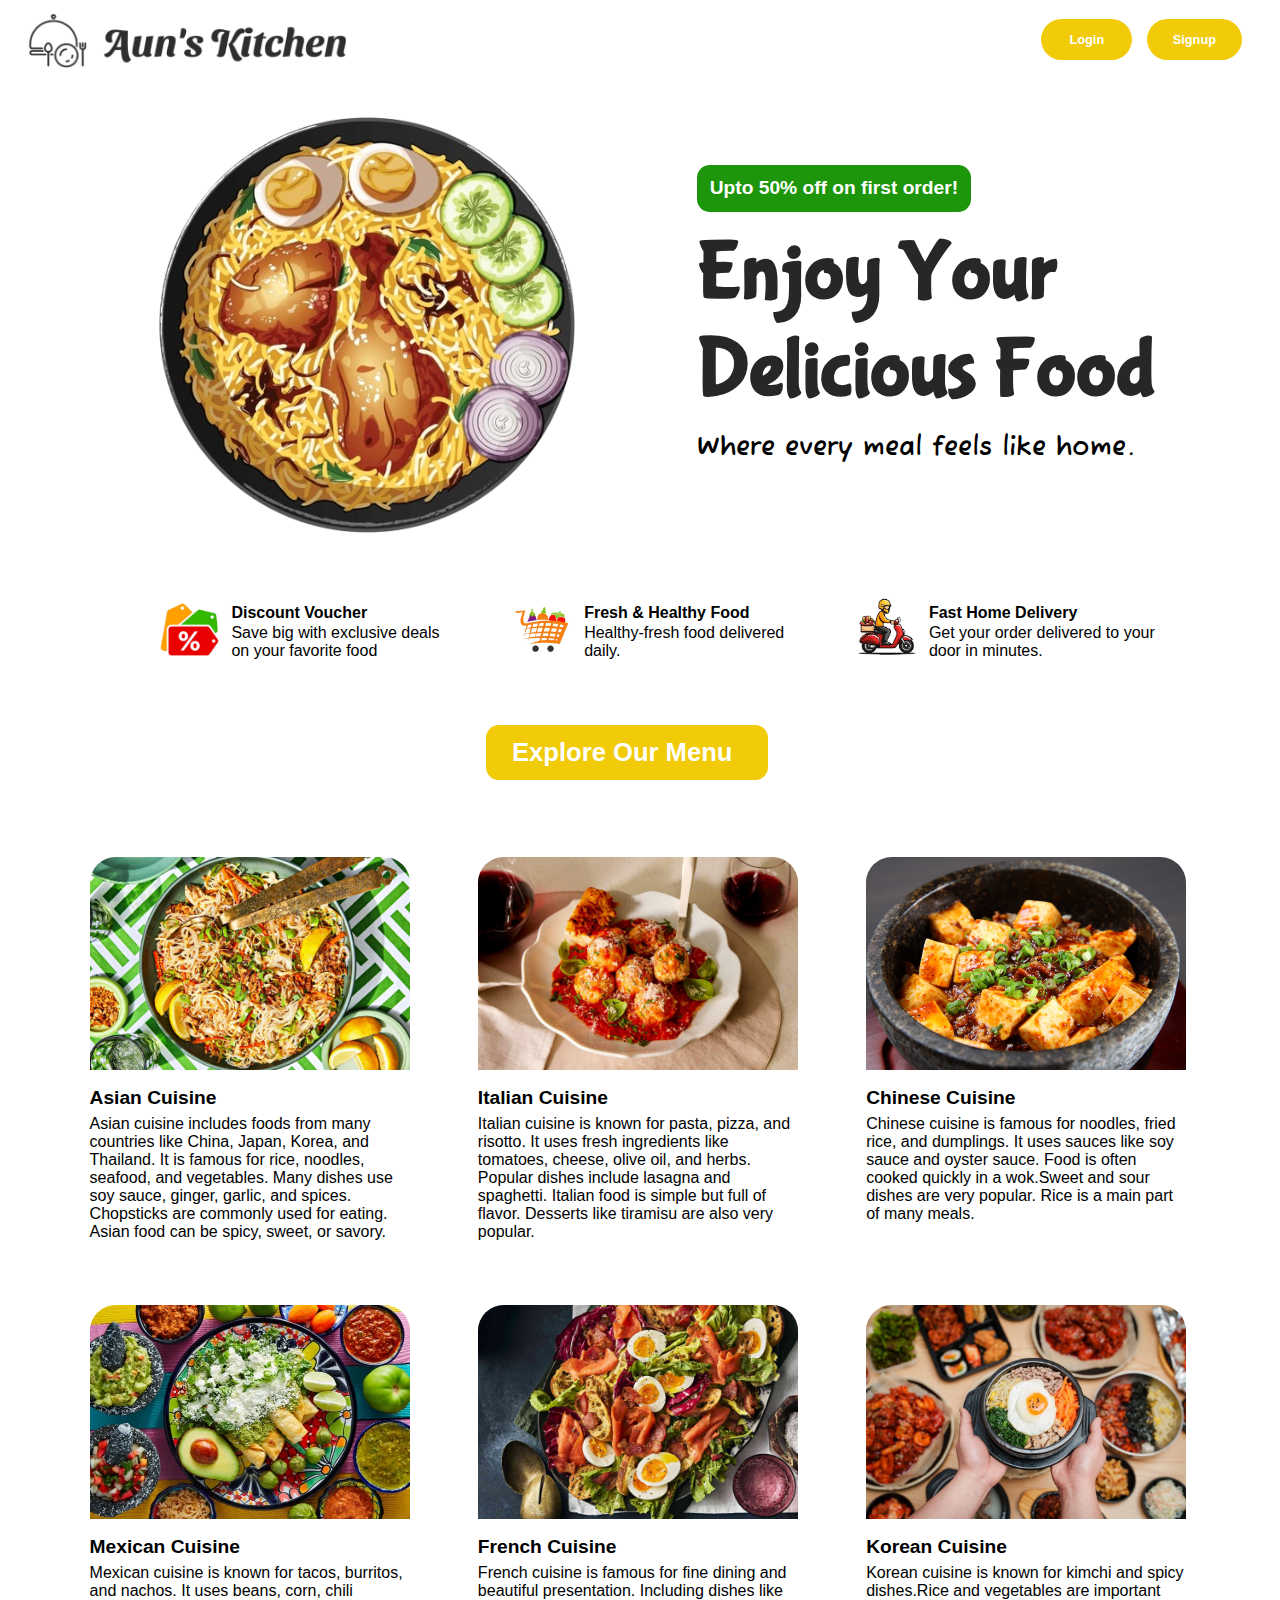
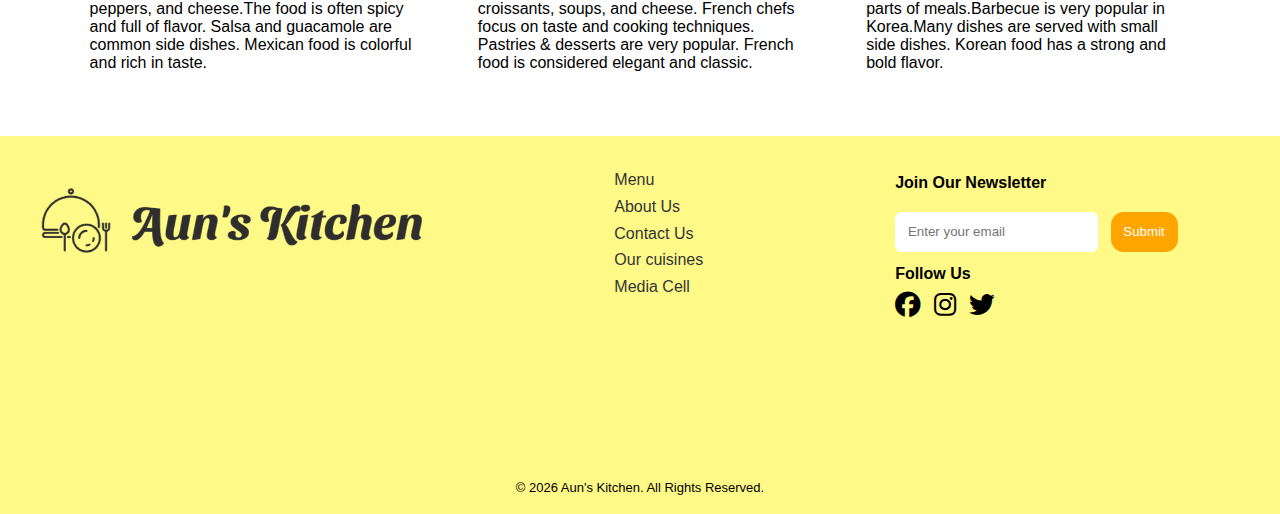
<file: index.html>
<!-- Boiler code -->
 <!DOCTYPE html>
 <html lang="en">
 <head>
    <meta charset="UTF-8">
    <meta name="viewport" content="width=device-width, initial-scale=1.0">
    <title>Aun's Kitchen</title>
    <link rel="stylesheet" href="https://cdnjs.cloudflare.com/ajax/libs/font-awesome/6.5.0/css/all.min.css">
    <link rel="stylesheet" href="/styles.css">
    <link rel="stylesheet" href="responsiveness.css">
    <link rel="icon" type="image/x-icon" href="/Logos/logo-favicon.png">
    <link rel="preconnect" href="https://fonts.googleapis.com">
    <link rel="preconnect" href="https://fonts.gstatic.com" crossorigin>
    <link href="https://fonts.googleapis.com/css2?family=Nunito:ital,wght@0,200..1000;1,200..1000&display=swap" rel="stylesheet">
    <link rel="preconnect" href="https://fonts.googleapis.com">
    <link rel="preconnect" href="https://fonts.gstatic.com" crossorigin>
    <link href="https://fonts.googleapis.com/css2?family=Bubblegum+Sans&family=Nunito:ital,wght@0,200..1000;1,200..1000&family=Stoke:wght@300;400&display=swap" rel="stylesheet">
    <link href="https://fonts.googleapis.com/css2?family=Bubblegum+Sans&family=Fuzzy+Bubbles:wght@400;700&family=Nunito:ital,wght@0,200..1000;1,200..1000&family=Stoke:wght@300;400&display=swap" rel="stylesheet">
 </head>
  <body>
  <header>
      <nav>    
           <!-- navbar -->
           <div class="navbar">
               <!-- navbar logo -->
               <div>
                   <img src="/Logos/logo.png" class="navbar-logo" alt="Aun's Kitchen Logo">
               </div>
               <!-- navbar buttons -->
               <div class="navbar-buttons">
                   <button class="login-button">Login</button>
                   <button class="signup-button">Signup</button>
               </div>
               <i class="fa-solid fa-bars" style="color: rgb(0, 0, 0);"></i>
           </div>
      </nav>    
  </header>
    <main>
        <section class="hero-section">
            <div class="hero-div">
                <div class="hero-image-div">
                    <img src="/Pictures/hero image.png" class="hero-image" alt="hero-image">
                </div>
                <div class="hero-items">
                    <div class="hero-item1">Upto 50% off on first order!</div>
                    <div class="hero-item2">Enjoy Your <br>Delicious Food</div>
                    <div class="hero-item3">Where every meal feels like home.</div>
                </div>
            </div>
        </section>

        <section class="widgets">
            <div class="widgets-div">
                 <div class="widget1">
                    <div><img src="/Logos/voucher.png" class="voucher-logo" style="width: 6vw; margin-right: 0.3vw; margin-left: 2vw;" alt="voucher logo"></div>
                    <div class="widget1-div">
                        <div style="margin-top: 1vw; margin-bottom: 0.2vw;"><b>Discount Voucher</b></div>
                        <div>Save big with exclusive deals <br> on your favorite food</div>
                    </div>
                 </div>
                 <div class="widget2">
                    <div><img src="/Logos/grocery.png" class="grocery-logo" style="width: 6vw;margin-left: 4vw;margin-bottom: 0.2vw; margin-right: 0.3vw;" alt="grocery logo"></div>
                    <div class="widget2-div">
                        <div style="margin-top: 1vw; margin-bottom: 0.2vw"><b>Fresh & Healthy Food</b></div>
                        <div>Healthy-fresh food delivered <br> daily.</div>
                    </div>
                 </div>
                 <div class="widget3">
                    <div><img src="/Logos/rider.png" class="rider-logo" style="width: 6vw;margin-right: 0.3vw;margin-left: 4vw;margin-bottom: 0.2vw;" alt="delivery rider logo"></div>
                    <div class="widget3-div">
                        <div style="margin-top: 1vw; margin-bottom: 0.2vw"><b>Fast Home Delivery</b></div>
                        <div>Get your order delivered to your <br> door in minutes.</div>
                    </div>
                 </div>
                 
            </div>

        </section>

        <section class="menu">
            <div class="menu-div">Explore Our Menu</div>
            <div class="menu-grid">
                <div class="asian">
                    <div class="asian-image">
                        <img src="/cuisines/asian.jpg" style="width: 25vw; background-position: center; background-size: cover; border-top-left-radius: 2vw; border-top-right-radius: 2vw;" alt="Asian cuisine image">
                    </div>
                    <div style="font-size: 1.5vw; font-weight: bold; margin: 1vw 0vw 0.5vw 0vw;">Asian Cuisine</div>
                    <div>Asian cuisine includes foods from many countries like China, Japan, Korea, and Thailand.
                    It is famous for rice, noodles, seafood, and vegetables. Many dishes use soy sauce, ginger, garlic, and spices. Chopsticks are commonly used for eating.
                    Asian food can be spicy, sweet, or savory.</div>
                </div>
                <div class="italian">
                    <div class="italian-image">
                        <img src="/cuisines/italian.jpg" style="width: 25vw; background-position: center; background-size: cover; border-top-left-radius: 2vw; border-top-right-radius: 2vw;" alt="Italian cuisine image">
                    </div>
                    <div style="font-size: 1.5vw; font-weight: bold; margin: 1vw 0vw 0.5vw 0vw;">Italian Cuisine</div>
                    <div>Italian cuisine is known for pasta, pizza, and risotto. It uses fresh ingredients like tomatoes, cheese, olive oil, and herbs. Popular dishes include lasagna and spaghetti. Italian food is simple but full of flavor. Desserts like tiramisu are also very popular.</div>
                </div>
                <div class="chinese">
                    <div class="chinese-image">
                        <img src="/cuisines/chinese.jpeg" style="width: 25vw; background-position: center; background-size: cover; border-top-left-radius: 2vw; border-top-right-radius: 2vw;" alt="Chinese cuisine image">
                    </div>
                    <div style="font-size: 1.5vw; font-weight: bold; margin: 1vw 0vw 0.5vw 0vw;">Chinese Cuisine</div>
                    <div>Chinese cuisine is famous for noodles, fried rice, and dumplings. It uses sauces like soy sauce and oyster sauce. Food is often cooked quickly in a wok.Sweet and sour dishes are very popular. Rice is a main part of many meals.</div>
                </div> 
                <div class="mexican">
                    <div class="mexican-image">
                        <img src="/cuisines/mexican.webp" style="width: 25vw; background-position: center; background-size: cover; border-top-left-radius: 2vw; border-top-right-radius: 2vw;" alt="Mexican cuisine image">
                    </div>
                    <div style="font-size: 1.5vw; font-weight: bold; margin: 1vw 0vw 0.5vw 0vw;">Mexican Cuisine</div>
                    <div>Mexican cuisine is known for tacos, burritos, and nachos. It uses beans, corn, chili peppers, and cheese.The food is often spicy and full of flavor. Salsa and guacamole are common side dishes. Mexican food is colorful and rich in taste.</div>
                </div>
                <div class="french">
                    <div class="french-image">
                        <img src="/cuisines/french.jpg" style="width: 25vw; background-position: center; background-size: cover; border-top-left-radius: 2vw; border-top-right-radius: 2vw;" alt="French cuisine italian-image">
                    </div>
                    <div style="font-size: 1.5vw; font-weight: bold; margin: 1vw 0vw 0.5vw 0vw;">French Cuisine</div>
                    <div>French cuisine is famous for fine dining and beautiful presentation. Including dishes like croissants, soups, and cheese. French chefs focus on taste and cooking techniques. Pastries & desserts are very popular. French food is considered elegant and classic.</div>
                </div>
                <div class="korean">
                    <div class="korean-image">
                        <img src="/cuisines/korean.jpg" style="width: 25vw; background-position: center; background-size: cover; border-top-left-radius: 2vw; border-top-right-radius: 2vw;" alt="Korean cuisine image">
                    </div>
                    <div style="font-size: 1.5vw; font-weight: bold; margin: 1vw 0vw 0.5vw 0vw;">Korean Cuisine</div>
                    <div>Korean cuisine is known for kimchi and spicy dishes.Rice and vegetables are important parts of meals.Barbecue is very popular in Korea.Many dishes are served with small side dishes. Korean food has a strong and bold flavor.</div>
                </div>
            </div>
        </section>
    </main>
    <footer>
        <section class="footer">
            <div class="footer-div">
                <div class="footer-logo">
                    <img src="/Logos/logo-bg-removed.png" class="footer-logo-image" alt="footer logo">
                </div>
                <div class="footer-list">
                    <ul>
                        <li><a href="#">Menu</a></li>
                        <li><a href="#">About Us</a></li>
                        <li><a href="#">Contact Us</a></li>
                        <li><a href="#">Our cuisines</a></li>
                        <li><a href="#">Media Cell</a></li>
                    </ul>
                </div>
                <div class="footer-input">
                    <div><b>Join Our Newsletter</b></div>
                    <div style="display: flex; flex-direction: row;        margin-top: 1.5vw;">    
                        <div><input type="text" class="footer-input-box" placeholder="Enter your email"></div>
                        <div><button class="footer-submit-button">Submit</button></div>
                    </div>
                    <div>
                        <div style="margin: 1vw 0vw 0vw 0vw;"><b>Follow Us</b></div>
                        <div>
                            <ul class="social-links">
                                <li><a href="#"><i class="fa-brands fa-facebook"></i></a></li>
                                <li><a href="#"><i class="fa-brands fa-instagram"></i></a></li>
                                <li><a href="#"><i class="fa-brands fa-twitter"></i></a></li>
                            </ul>
                        </div>
                    </div>
                </div>
            </div>
            <div class="footer-copy">© 2026 Aun's Kitchen. All Rights Reserved.</div>
        </section>
    </footer>
 </body>
 </html>
</file>
<file: styles.css>
*{
    font-family: Arial, Helvetica, sans-serif;
    margin: 0;
}
/* navbar styling */
header nav{
    position: sticky;
    top: 0;
    z-index: 1000;
    background-color: white;
}
.navbar{
    display: flex;
    justify-content: space-between;
    margin-bottom: 2vw;
}
/* navbar logo */
.navbar-logo{
    width: 25vw;
    margin: 1vw 0vw 0vw 2vw;
}
/* navbar buttons */
.navbar-buttons{
    margin: 1.5vw 3vw 0vw 0vw;
}
.fa-bars{
    display: none;
}
.login-button{
    background-color: rgb(241, 202, 8);
    color: white;
    font-size: 1vw;
    font-weight: bold;
    padding: 1vw 2.2vw 1vw 2.2vw;
    border: none;
    border-radius: 2vw;
    margin-right: 0.8vw;
    cursor: pointer;
}
.login-button:hover{
    background-color: orange;
    transform: translateY(-0.3vw);
    transition: all 0.2s ease-in;
}
.signup-button{
    background-color: rgb(241, 202, 8);
    color: white;
    font-size: 1vw;
    font-weight: bold;
    padding: 1vw 2vw 1vw 2vw;
    border: none;
    border-radius: 2vw;
    cursor: pointer;
}
.signup-button:hover{
    background-color: orange;
    transform: translateY(-0.3vw);
    transition: all 0.2s ease-in;
}
.hero-section{
    margin-bottom: 3vw;
}
/* hero section styling */
.hero-div{
    display: flex;
    justify-content: space-around;
}
/* hero image styling */

.hero-image{
    width: 35vw;
    margin-left: 7vw;
}

/* hero items styling */

.hero-items{
    padding-top: 2vw;
}
.hero-item1{
    background-color:  rgb(29, 150, 11);
    font-size: 1.5vw;
    color: white;
    font-weight: bold;
    padding: 1vw;
    border-radius: 1vw; 
    text-align: left;
    margin-right: 20vw;
    margin-top:3vw;
}
.hero-item2{
    font-size: 6.5vw;
    font-weight: bold;
    color: #272727;
    padding-top: 1vw;
    font-family: 'Bubblegum Sans', cursive;
}
.hero-item3{
    padding-top: 1vw;
    font-family: 'Fuzzy Bubbles', cursive;
    font-weight: bold;
    font-size: 2vw;
}

/* Widgets Styling */
.widgets{
    margin-bottom: 4vw;
}
.widgets-div{
    display: flex;
    flex-direction: row;
    justify-content: center;
    gap: 1vw;
}
.widget1{
    display: flex;
    flex-direction: row;    
}

.widget2{
    display: flex;
    flex-direction: row;    
}

.widget3{
    display: flex;
    flex-direction: row;    
}

/* Menu section styling */

.menu{
    margin: 0vw 7vw 0vw 7vw;
    margin-bottom: 5vw;
}
.menu-div{
    background-color: rgb(241, 202, 8);
    font-size: 2vw;
    color: white;
    font-weight: bold;
    width:20vw;
    margin-left: 31vw;
    margin-bottom: 6vw;
    padding: 1vw 0vw 1vw 2vw;
    border-radius: 1vw;
}
.menu-grid{
    display: grid;
    grid-template-columns: 1fr 1fr 1fr;
    gap: 5vw;
}
.asian{
    display: flex;
    flex-direction: column; 
    transition: all 0.3s ease-in;
}
.asian:hover{
    transform: translateY(-1vw);   
}
.italian{
    display: flex;
    flex-direction: column;
    transition: all 0.3s ease-in;
}
.italian:hover{
    transform: translateY(-1vw);   
}
.chinese{
    display: flex;
    flex-direction: column;
    transition: all 0.3s ease-in;
}
.chinese:hover{
    transform: translateY(-1vw);   
}
.mexican{
    display: flex;
    flex-direction: column;
    transition: all 0.3s ease-in;
}
.mexican:hover{
    transform: translateY(-1vw);   
}
.french{
    display: flex;
    flex-direction: column;
    transition: all 0.3s ease-in;
}
.french:hover{
    transform: translateY(-1vw);   
}
.korean{
    display: flex;
    flex-direction: column;
    transition: all 0.3s ease-in;
}
.korean:hover{
    transform: translateY(-1vw);   
}

/* footer styling */

.footer{
    background-color: rgba(255, 246, 68, 0.635);
    min-height: 42vh;
    display: flex;
    flex-direction: column;
    justify-content: space-between;
}
.footer-div{
    display: flex;
    flex-direction: row;
    justify-content: space-between;
    text-align: left;
}
.footer-logo-image{
    width: 30vw;
    margin: 4vw 0vw 0vw 3vw;
}
ul{
    list-style: none;
    margin-top: 2vw;
    padding: 0;
    margin-right: 0vw;    
}
ul li{
    padding-top: 0.7vw;
}
ul li a {
    color: rgb(51, 53, 53);
    text-decoration: none;
}
.footer-input{
    margin: 3vw 8vw 0vw 0vw
}
.footer-input-box{
    padding: 1vw;
    border: none;
    border-radius: 0.5vw;
}
.footer-submit-button{
    padding: 1vw;
    margin-left: 1vw;
    background-color: orange;
    color: white;
    border: none;
    border-radius: 1vw;
}
.footer-submit-button:hover{
    transform: translateY(-0.3vw);
    transition: all 0.2s ease-in;
}
.social-links{
    display: flex;
    flex-direction: row;
    gap: 1vw;
    margin: 0;
}
.social-links .fa-facebook{
    font-size: 2vw;
    color: black;
}
.social-links .fa-facebook:hover{
    transform: translateY(-0.3vw);
    transition: all 0.2s ease-in;
    color: orange;
}
.social-links .fa-instagram{
    font-size: 2vw;
    color: black;
}
.social-links .fa-instagram:hover{
    transform: translateY(-0.3vw);
    transition: all 0.2s ease-in;
    color: orange;
}
.social-links .fa-twitter{
    font-size: 2vw;
    color: black;
}
.social-links .fa-twitter:hover{
    transform: translateY(-0.3vw);
    transition: all 0.2s ease-in;
    color: orange;
}

.footer-copy{
    text-align: center;
    margin: 2.5vw auto 1.5vw auto;
    font-size: small;
}
</file>
<file: responsiveness.css>
/* Tablet screens (769px – 1024px) */
@media (min-width: 769px) and (max-width: 1024px) {
  .navbar-logo {
    width: 30vw;
  }

  .login-button,
  .signup-button {
    font-size: 1.4vw;
    padding: 1.2vw 2.4vw;
  }

  .hero-div {
    align-items: center;
    gap: 3vw;
  }

  .hero-image {
    width: 40vw;
    margin-left: 4vw;
    margin-bottom: 2vw;
  }

  .hero-items {
    padding-top: 1vw;
  }

  .hero-item1 {
    font-size: 2vw;
    margin-right: 10vw;
  }

  .hero-item2 {
    font-size: 7vw;
  }

  .hero-item3 {
    font-size: 2.4vw;
  }

  .widgets-div {
    gap: 2vw;
  }

  .menu {
    margin: 0 5vw 5vw 5vw;
  }

  .menu-div {
    width: 30vw;
    margin-left: auto;
    margin-right: auto;
    text-align: center;
  }

  .menu-grid {
    grid-template-columns: 1fr 1fr;
    gap: 4vw;
  }

  .menu-grid > div {
    width: 35vw;
    margin: 0 auto;
    text-align: center;
  }

  .menu-grid > div img {
    width: 100% !important;
  }

  .footer {
    height: auto;
    padding-bottom: 4vw;
  }

  .footer-div {
    align-items: center;
    padding: 0 4vw;
  }

  .footer-logo-image {
    width: 35vw;
    margin: 4vw 0 0 0;
  }

  .footer-input {
    margin: 3vw 0 0 0;
  }

  .footer-copy {
    margin: 3vw auto 0 auto;
    text-align: center;
  }
}

/* Normal mobile screens (481px – 768px) */
@media (min-width: 481px) and (max-width: 768px) {
  body {
    font-size: 14px;
  }

  .navbar {
    align-items: center;
    padding: 2vw 4vw;
  }

  .navbar-logo {
    width: 40vw;
    margin: 0;
  }

  .navbar-buttons {
    display: none;
  }

  .fa-bars {
    display: block;
    font-size: 6vw;
    margin-right: 2vw;
  }

  .hero-div {
    flex-direction: column;
    align-items: center;
    text-align: center;
    padding: 0 6vw;
  }

  .hero-image {
    width: 60vw;
    margin: 0;
  }

  .hero-items {
    padding-top: 4vw;
  }

  .hero-item1 {
    font-size: 3vw;
    margin: 4vw auto 0 auto;
    width: 80%;
    text-align: center;
  }

  .hero-item2 {
    font-size: 9vw;
  }

  .hero-item3 {
    font-size: 4vw;
  }

  .widgets-div {
    flex-direction: column;
    align-items: center;
    gap: 4vw;
    padding: 0 6vw;
  }

  .widget1,
  .widget2,
  .widget3 {
    width: 90%;
    align-items: center;
    justify-content: center;
  }

  .widget1-div,
  .widget2-div,
  .widget3-div {
    text-align: center;
  }

  .voucher-logo,
  .grocery-logo,
  .rider-logo {
    width: 14vw !important;
    margin: 0 auto 1vw auto !important;
    display: block;
  }

  .menu {
    margin: 0 6vw 8vw 6vw;
  }

  .menu-div {
    width: 60vw;
    margin: 0 auto 8vw auto;
    text-align: center;
    font-size: 3.5vw;
  }

  .menu-grid {
    grid-template-columns: 1fr 1fr;
    gap: 5vw;
  }

  .menu-grid > div {
    width: 40vw;
    margin: 0 auto;
    text-align: center;
  }

  .menu-grid > div img {
    width: 100% !important;
  }

  .menu-grid > div > div:nth-child(2) {
    font-size: 3vw !important;
  }

  .footer {
    height: auto;
    padding-top: 4vw;
    padding-bottom: 6vw;
  }

  .footer-div {
    flex-direction: column;
    align-items: center;
    text-align: center;
    gap: 4vw;
  }

  .footer-logo-image {
    width: 50vw;
    margin: 0;
  }

  .footer-input {
    margin: 0;
  }

  .footer-input > div:nth-child(2) {
    flex-direction: column !important;
    gap: 2vw;
    align-items: center;
  }

  .footer-input-box {
    width: 60vw;
  }

  .footer-submit-button {
    margin-left: 0;
    width: 40vw;
  }

  .social-links {
    justify-content: center;
    gap: 4vw;
  }

  .social-links .fa-facebook,
  .social-links .fa-instagram,
  .social-links .fa-twitter {
    font-size: 6vw;
  }

  .footer-copy {
    margin: 4vw auto 0 auto;
    text-align: center;
  }
}

/* Small mobile screens (up to 480px) */
@media (max-width: 480px) {
  body {
    font-size: 13px;
  }

  .navbar {
    align-items: center;
    padding: 3vw 4vw;
  }

  .navbar-logo {
    width: 50vw;
    margin: 0;
  }

  .navbar-buttons {
    display: none;
  }

  .fa-bars {
    display: block;
    font-size: 7vw;
    margin-right: 2vw;
  }

  .hero-section {
    margin-bottom: 8vw;
  }

  .hero-div {
    flex-direction: column;
    align-items: center;
    text-align: center;
    padding: 0 5vw;
  }

  .hero-image {
    width: 70vw;
    margin: 0;
  }

  .hero-items {
    padding-top: 5vw;
  }

  .hero-item1 {
    font-size: 4vw;
    margin: 5vw auto 0 auto;
    width: 85%;
    text-align: center;
    margin-bottom: 5vw;
  }

  .hero-item2 {
    font-size: 11vw;
    margin-bottom: 2vw;
  }

  .hero-item3 {
    font-size: 4.5vw;
  }

  .widgets {
    margin-bottom: 8vw;
  }

  .widgets-div {
    flex-direction: column;
    align-items: center;
    gap: 5vw;
    padding: 0 5vw;
  }

  .widget1,
  .widget2,
  .widget3 {
    display: flex;
    flex-direction: column;
    width: 90%;
    align-items: center;
    justify-content: center;
  }

  .widget1-div,
  .widget2-div,
  .widget3-div {
    text-align: center;
  }

  .voucher-logo,
  .grocery-logo,
  .rider-logo {
    width: 18vw !important;
    margin: 0 auto 1.5vw auto !important;
    display: block;
  }

  .menu {
    margin: 0 5vw 10vw 5vw;
  }

  .menu-div {
    width: 70vw;
    margin: 0 auto 10vw auto;
    text-align: center;
    font-size: 4vw;
  }

  .menu-grid {
    grid-template-columns: 1fr;
    gap: 8vw;
  }

  .menu-grid img {
    width: 70vw !important;
  }

  .menu-grid > div {
    max-width: 70vw;
    margin: 0 auto;
    text-align: center;
  }

  .menu-grid > div > div:nth-child(2) {
    font-size: 4vw !important;
  }

  .footer {
    height: auto;
    padding-top: 6vw;
    padding-bottom: 10vw;
  }

  .footer-div {
    flex-direction: column;
    align-items: center;
    text-align: center;
    gap: 5vw;
  }

  .footer-logo-image {
    width: 60vw;
    margin: 0;
  }

  .footer-input {
    margin: 0;
  }

  .footer-input > div:nth-child(2) {
    flex-direction: column !important;
    gap: 3vw;
    align-items: center;
  }

  .footer-input-box {
    width: 70vw;
  }

  .footer-submit-button {
    margin-left: 0;
    width: 50vw;
  }

  .social-links {
    justify-content: center;
    gap: 5vw;
  }

  .social-links .fa-facebook,
  .social-links .fa-instagram,
  .social-links .fa-twitter {
    font-size: 7vw;
  }

  .footer-copy {
    margin: 5vw auto 0 auto;
    text-align: center;
  }
}
</file>
